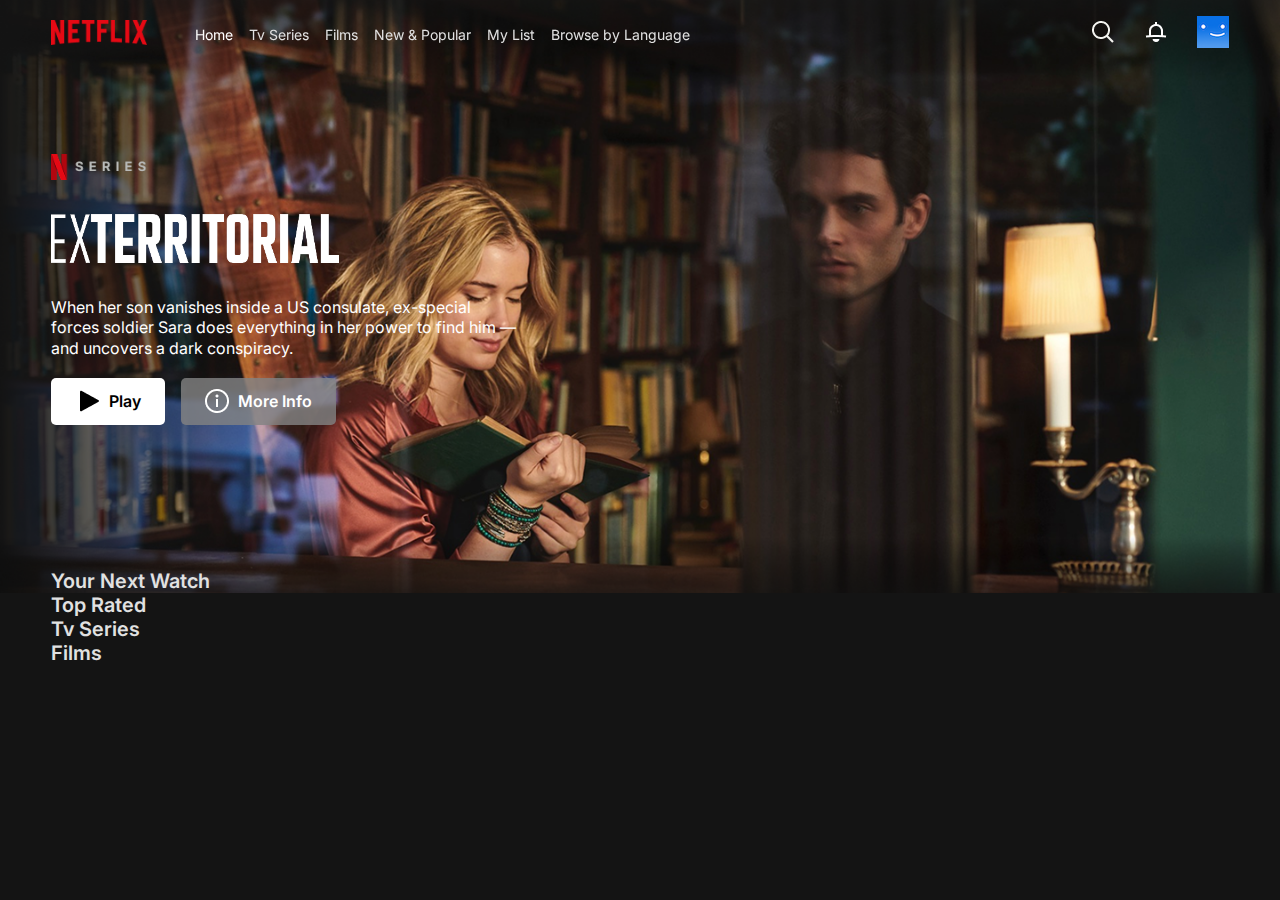
<file: index.html>
<!DOCTYPE html>
<html lang="en">
<head>
    <meta charset="UTF-8">
    <meta name="viewport" content="width=device-width, initial-scale=1.0">
    <link rel="stylesheet" href="css/style.css">
    <script src="js/script.js" defer></script>
    <link
  rel="stylesheet"
  href="https://cdn.jsdelivr.net/npm/swiper@11/swiper-bundle.min.css"
/>

<script src="https://cdn.jsdelivr.net/npm/swiper@11/swiper-bundle.min.js"></script>
    <title>Netflix</title>
</head>
<body>
    <header>
        <div class="container">
            <nav>
                <a href="/" class="logo"><div class="logo-wrapper"><img src="assets/logo.png" alt="logo"></div></a>
                <ul class="navbar__links">
                    <li><a href="/index.html" class="navbar-link active">Home</a></li>
                    <li><a href="/series.html" class="navbar__link">Tv Series</a></li>
                    <li><a href="/films.html" class="navbar__link">Films</a></li>
                    <li><a href="/trends.html" class="navbar__link">New & Popular</a></li>
                    <li><a href="/myList.html" class="navbar__link">My List</a></li>
                    <li><a href="/lang.html" class="navbar__link">Browse by Language</a></li>
                </ul>
            </nav>

            <div class="navbar__actions">
            <div cldivss="navbar__search"><img src="assets/Search.png" alt="search"></div>
            <div class="navbar__notification"><img src="assets/Notifications.png" alt="Notifications"></div>
            <div class="navbar__profile">
            <img src="assets/profile.png" alt=""  />
            <span class="navbar__dropdown"></span>
            </div>
            </div>
        </div>
    </header>

    <section class="banner">
        <div class="container">
        <div class="banner__content">
            <div class="banner__badge">
                <img src="assets/Nseries.png" alt="">
            </div>
            <div class="banner__title">
                <img src="assets/banner-logo.png" alt="">
            </div>
            <p class="banner__description">
                <!-- A charming first encounter quickly turns into something more nefarious when bookstore manager 
                Joe takes a very strong liking to grad student Beck. -->
                When her son vanishes inside a US consulate, ex-special forces soldier Sara does everything in 
                her power to find him — and uncovers a dark conspiracy.
            </p>
            <div class="banner__btns">
                <a href="" class="banner__btn-play btn-primary btn"><img src="assets/play.png" alt=""> <span>Play<span></a>
                <a href="" class="banner__btn-info btn-light btn"><img src="assets/info.png" alt=""> <span>More Info<span> </a>
            </div>
        </div>

        <div class="next-watch">
        <h2 class="watchSuggestions__title">Your Next Watch</h2>
        <div class="watchSuggestions__wrapper ">

        <!-- Slider main container -->
        <!-- <div class="swiper">
        
        <div class="swiper-wrapper"></div> 

        <div class="swiper-button-prev"></div>
        <div class="swiper-button-next"></div>

        </div> -->
        </div>
        </div>
    </div>
    </section>

    <section class="top_rated">
    <div class="container">
    <h2 class="watchSuggestions__title">Top Rated</h2>
     <div class="watchSuggestions__wrapper">

    </div>
    </div>
    </section>


     <section class="tv_shows">
    <div class="container"> 
     <h2 class="watchSuggestions__title">Tv Series</h2>
     <div class="watchSuggestions__wrapper">

    </div>
    </div>
    </section>

     <section class="films">
    <div class="container"> 
     <h2 class="watchSuggestions__title">Films</h2>
     <div class="watchSuggestions__wrapper">

    </div>
    </div>
    </section>
   
</body>
</html>
</file>
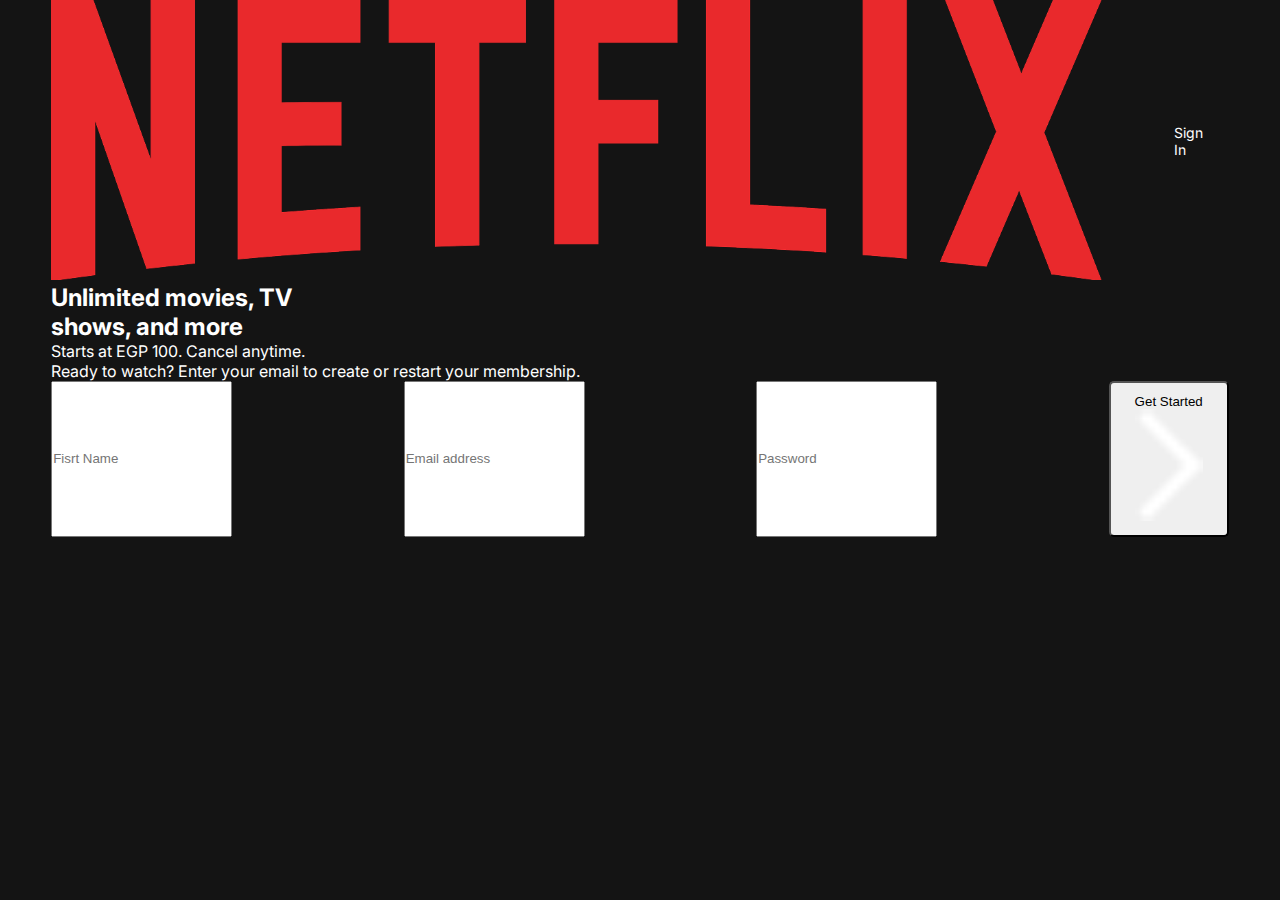
<file: signup.html>
<!DOCTYPE html>
<html lang="en">
<head>
    <meta charset="UTF-8">
    <meta name="viewport" content="width=device-width, initial-scale=1.0">
    <link rel="stylesheet" href="css/style.css">
    <script src="js/script.js" defer></script>
    <title>Document</title>
</head>
<body>
    <section class="register">
        <div class="container">
        <nav class="flex">
            <a href="/login.html" class="register__logo"><img src="assets/login-logo.png"></a>
            <a href="/login.html" class="signin-btn btn">Sign In</a>
        </nav>
        <div class="register__container">
        <h2 class="register__headline">Unlimited movies, TV <br>shows, and more</h2>
        <p class="register__subtext">Starts at EGP 100. Cancel anytime.</p>
        <p class="regiter__prompt">Ready to watch? Enter your email to create or restart your membership.</p>
        <form class="register__form flex" id="register-form">
            <input type="text" id="user-name" placeholder="Fisrt Name" required />
            <input type="email" id="register-email" placeholder="Email address" required />
            <input type="password" id="register-password" placeholder="Password" required />
            <button type="submit" class="signIn-btn btn">Get Started <div class="wrapper"><img src="assets/right-arrow.png" alt=""></div></button>
        </form>
        </div>
        </div>
    </section>
</body>
</html>
</file>
<file: css/style.css>
@import url('https://fonts.googleapis.com/css2?family=Inter:ital,opsz,wght@0,14..32,100..900;1,14..32,100..900&family=Overpass:ital,wght@0,100..900;1,100..900&display=swap');

*{
    margin: 0;
    padding: 0;
    box-sizing: border-box;       
}

/* variables */

:root{
    --container-width: 92%;
    --color-primary: #CA1D0A;
    --color-secondary: #fff;
    --color-grey: #E1E1E1;
    --text-lg: 1.25rem;
    --text-md: 1rem;
    --text-sm: 0.75rem;
}

body{
    font-family: "Inter";
    background-color: #141414;
    color: var(--color-secondary);
    position: relative;
}

.container{
    max-width: var(--container-width);
    margin: 0 auto;
}

.btn{
    padding: 0.7rem 1.5rem;
    border-radius: 5px;
}

.btn-primary{
    background: var(--color-secondary);
    color: #000;
}

.btn-light{
    background: #838383cf;
    color: #000;
}

a{
    text-decoration: none;
    color: #fff;
}

li{
    list-style: none;
}

ul{
    display: flex;
    gap: 1rem;
    align-items: center;
}

.flex{
    display: flex;
    justify-content: space-between;
    /* flex-wrap: wrap; */
}

header{
    position: fixed;
    width: 100%;
    padding: 1rem 0;
}

header .container{
    display: flex;
    justify-content: space-between;
    align-items: center;
}

nav{
    display: flex;
    align-items: center;
    gap: 3rem;
    font-size: 14px;
    font-weight: 400;
}

.navbar__links a{
    color: var(--color-grey);
} 

.active{
    color: #fff !important;
}

img{
    width: 100%;
}

.logo-wrapper{
    width: 6rem;
}

.navbar__actions{
    display: flex;
    align-items: center;
    gap: 1.8rem;
}

/* banner */
.banner{
    background: url("/assets/hero.png") no-repeat top center/cover ;
    padding-top: 12%;  
}

.banner__badge{
    width: 6rem;
}

.banner__title{
    width: 18rem;
    margin: 30px 0;
}

.banner__description{
    width: 40%;
    line-height: 1.3;
    font-size: var(--text-md);
}

.banner__btns, .hero__btns {
    display: flex;
    gap: 1rem;
    align-items: center;
    margin-top: 1.2rem;
    margin-bottom: 9rem;
}

.banner__btns a, .hero__btns a{
    display: flex !important;
    align-items: center;
    gap: 0.6rem;
}

.banner__btns img{
    width: 1.5rem;
}

.banner__btn-info{
    color: var(--color-secondary) !important;
}

.banner__btns span{
    font-size: var(--text-md);
    font-weight: 600;
}


.watchSuggestions__title, .genre__title{
    font-size: var(--text-lg);
    color: var(--color-grey);
    font-weight: 600;
}

/* Series */
.genres__wrapper{
    padding-top: 10rem;
}

/* swiper */
.swiper {
  margin-top: 1rem;
  /* height: 14rem; */
  margin-bottom: 3rem;
}

.swiper-slide{
    width: 10rem !important;
}

.swiper-button-next::after,
.swiper-button-prev::after {
  color: #ffffffe9 !important;   
  font-size: 30px !important;    
}

/* details */
.details{
    position: absolute;
    top: 0;
    width: 100%;
    height: 100%;
    background: #000000d0;
    display: none;
    z-index: 1;
    padding-top: 2rem;
    overflow: auto;
}

.details__content{
    width: 55%;
    background: #181818;
    margin: 0 auto;
    height: 100%;
    border-radius: 10px 10px 0 0;
    height: 100vh;
    padding-bottom: 4rem;
    overflow: auto;
}

.hero{
    background-position: top center;
    background-repeat: no-repeat;
    background-size: cover;
    height: 63%;
    border-radius: 10px 10px 0 0;
    position: relative;
    display: flex;
    flex-direction: column;
    justify-content: flex-end;
}

.close-btn{
    position: absolute;
    top: 1rem;
    right: 1rem;
    width: 2.3rem;
    cursor: pointer;
}


.hero__wrapper{
     background: linear-gradient(to top, #181818, transparent);
     padding-left: 3rem;
}

.hero__wrapper .hero__title{
    font-size: 3rem ;
}

.hero__btns{
    margin-bottom: 2rem;
}

.hero__btn-add{
    border: 2px solid #b9b9b9;
    border-radius: 50%;
    width: 45px;
    height: 45px;
    background: #3535359f;
}

.hero__btn-add img{
    padding: 12px;
}

.hero__btn-add:hover{
    border-color: #fff;
}

.media-info{
    padding-top: 1rem;
    font-size: 0.875rem;
}

.media__container{
    margin: 0 auto;
    width: 85%;
    gap:3rem ;
}

.media-info__wrapper{
    display: flex;
    align-items: center;
    gap: 0.5rem;
    color: #BCBCBC;
}

.media-info__badge img{
    width: 1.5rem;
}

.media-info__right p{
    color: #ffffff;
    margin-bottom: 1rem;
    line-height: 1.4;
}

.media-info__left {
    width: 70vw;
}

.media-info__right span{
    color: #ffffff;
    margin-left: 0.25rem;
}

.media-info__description{
    line-height: 1.7;
    font-size: var(--text-md);
    margin-top: 1.5rem;
}

.white{
    color: #838383 !important;
    margin: 0 !important;
}

.view-more{
    cursor: pointer;
}

/* media reviews */
.media__reviews {
  margin-top: 3rem;
}

.review__title {
  font-size: 1.2em;
  margin-bottom: 10px;
}

.review__textarea {
  width: 100%;
  padding: 10px;
  margin-bottom: 10px;
  font-family: inherit;
  border: 1px solid #303030;
  border-radius: 4px;
  min-height: 5rem;
  resize: vertical;
  background: none;
  color: #fff;
}

.review__textarea:focus{
    outline: none;
    border: 1px solid #999999;
}

.btn-submit{
    border: none;
    background: #E50814;
    color: #fff;
    cursor: pointer;
}

.reviews__container {
  margin-top: 15px;
  padding: 10px;
}

.reviews__container li{
    padding: 1rem 0;
}

.reviews__container li:not(:last-child){
    border-bottom: 1px solid #303030;
}

.reviews__container h4{
    margin-bottom: 0.6rem;
    font-size: 0.875rem;
}

.reviews__container p{
    font-size: 0.875rem;
    color: #d7d7d7;
}



/* scroll */
::-webkit-scrollbar {
  width: 10px;
}

::-webkit-scrollbar-track {
  background: #181818;
}

::-webkit-scrollbar-thumb {
  background: #2d2d2dae;
  border-radius: 10px;
}
</file>
